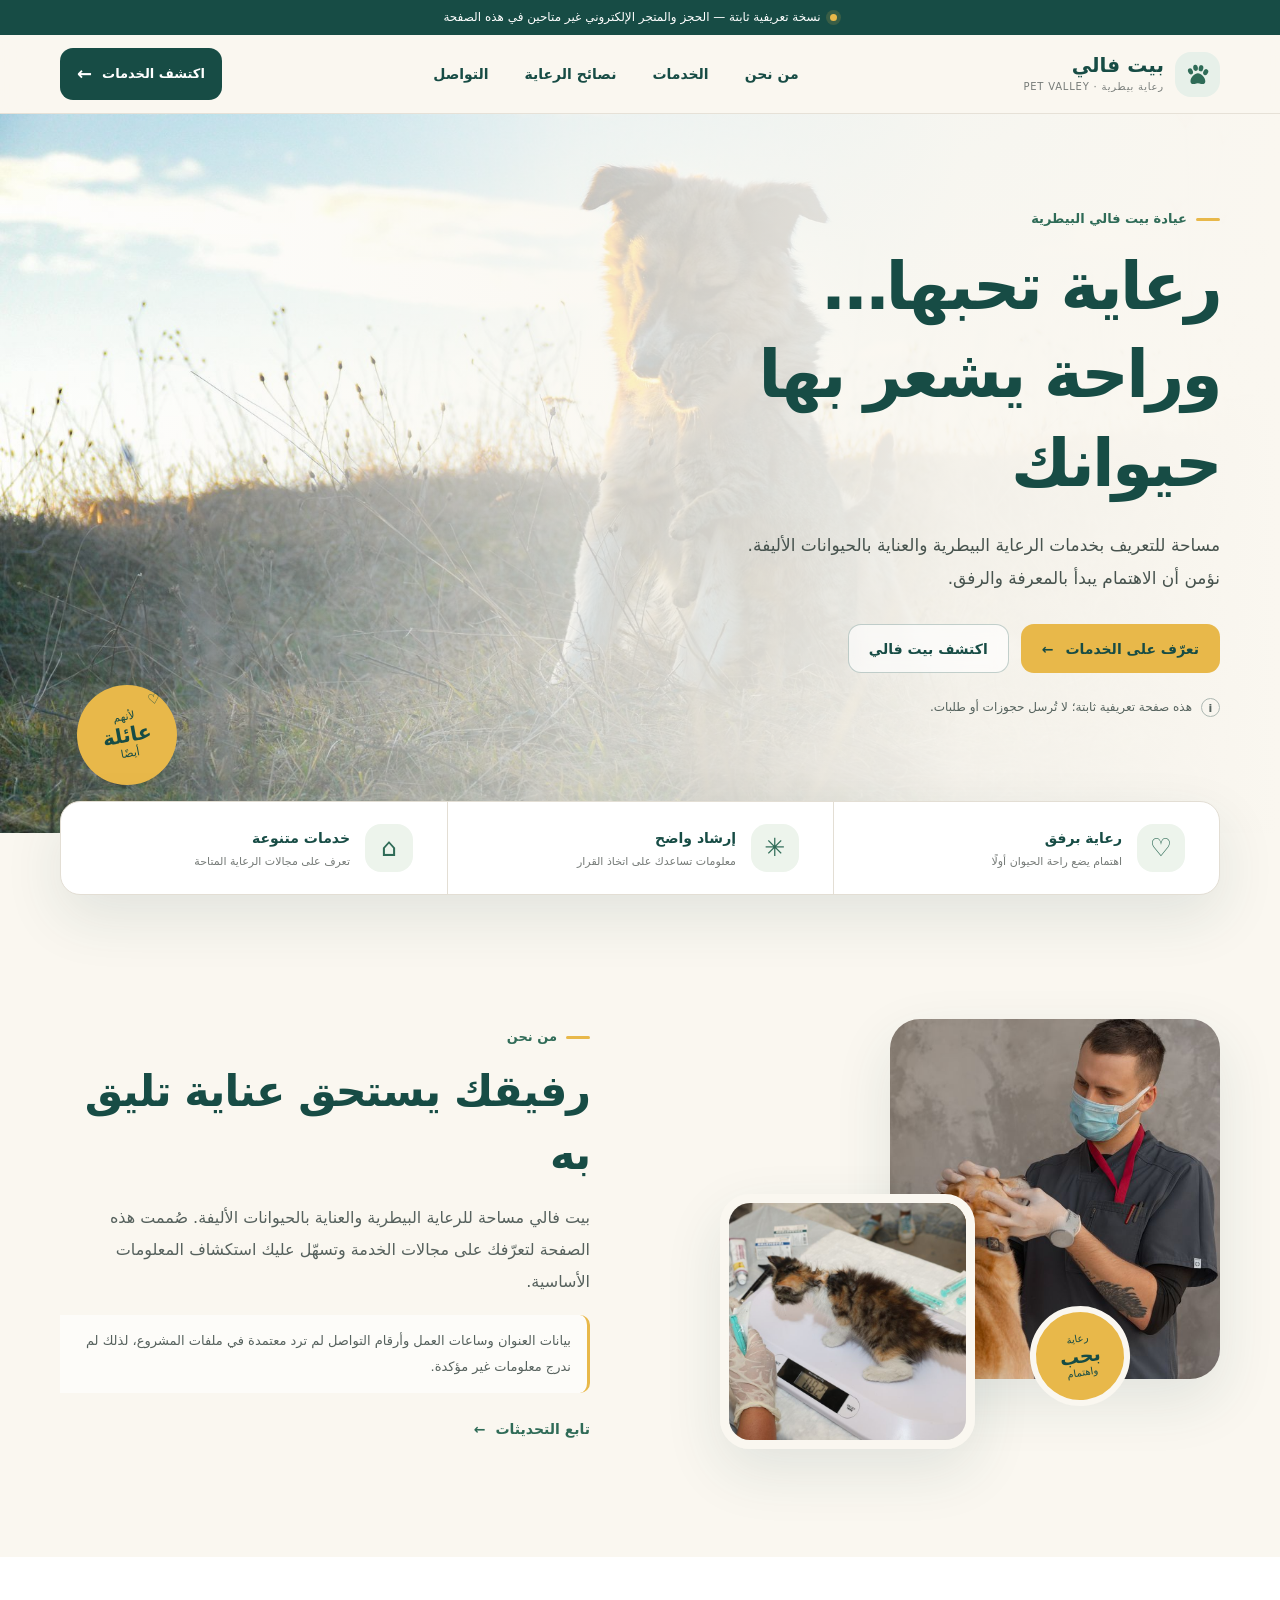
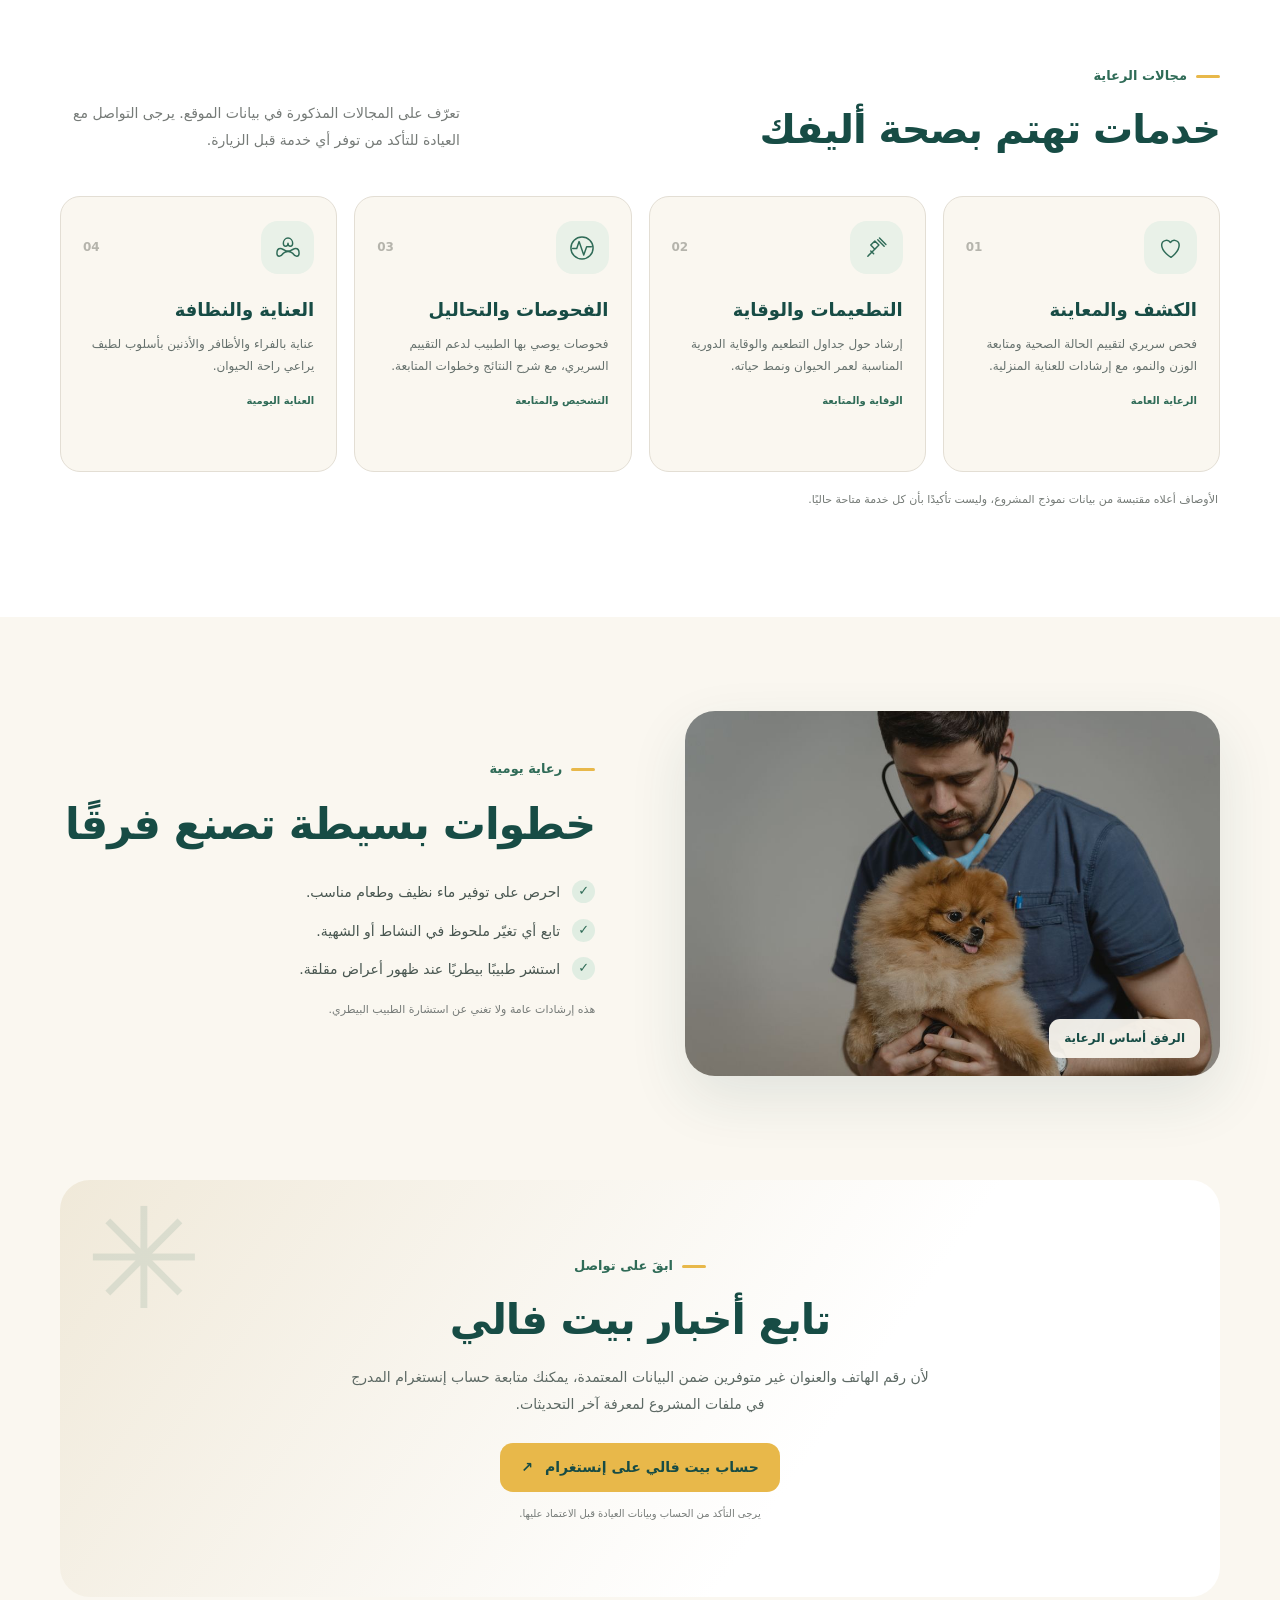
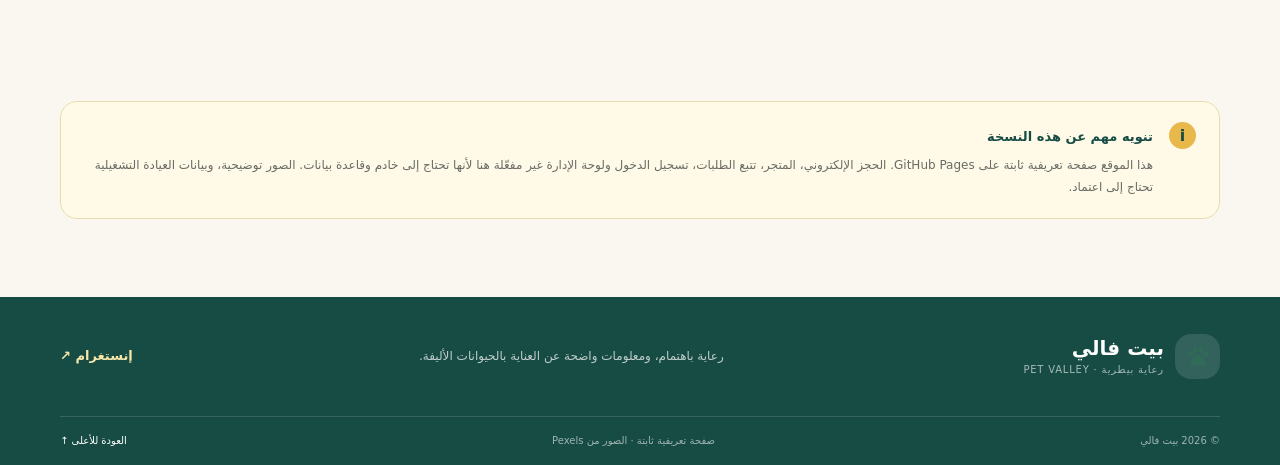
<file: index.html>
<!doctype html>
<html lang="ar" dir="rtl">
<head>
  <meta charset="utf-8">
  <meta name="viewport" content="width=device-width, initial-scale=1">
  <meta name="theme-color" content="#174c45">
  <meta name="description" content="بيت فالي — صفحة تعريفية للرعاية البيطرية والخدمات المقدمة للحيوانات الأليفة.">
  <title>بيت فالي | رعاية بيطرية باهتمام</title>
  <link rel="icon" href="assets/paw.svg" type="image/svg+xml">
  <link rel="stylesheet" href="styles.css">
  <script defer src="script.js"></script>
</head>
<body>
  <a class="skip-link" href="#main">تخطَّ إلى المحتوى</a>
  <div class="preview-bar"><span class="preview-dot" aria-hidden="true"></span> نسخة تعريفية ثابتة — الحجز والمتجر الإلكتروني غير متاحين في هذه الصفحة</div>
  <header class="site-header">
    <div class="shell nav-wrap">
      <a class="brand" href="#top" aria-label="بيت فالي — الرئيسية">
        <span class="brand-mark" aria-hidden="true"><img src="assets/paw.svg" alt=""></span>
        <span><strong>بيت فالي</strong><small>PET VALLEY · رعاية بيطرية</small></span>
      </a>
      <button class="menu-toggle" aria-expanded="false" aria-controls="main-nav" aria-label="فتح القائمة"><span></span><span></span><span></span></button>
      <nav id="main-nav" class="main-nav" aria-label="القائمة الرئيسية">
        <a href="#about">من نحن</a>
        <a href="#services">الخدمات</a>
        <a href="#care">نصائح الرعاية</a>
        <a href="#contact">التواصل</a>
      </nav>
      <a class="nav-cta" href="#services">اكتشف الخدمات <span aria-hidden="true">←</span></a>
    </div>
  </header>

  <main id="main">
    <section class="hero" id="top" aria-labelledby="hero-title">
      <div class="hero-photo" role="img" aria-label="كلب وقطة في أجواء خارجية هادئة"></div>
      <div class="hero-shade"></div>
      <div class="shell hero-content">
        <p class="eyebrow"><span></span> عيادة بيت فالي البيطرية</p>
        <h1 id="hero-title">رعاية تحبها…<br>وراحة يشعر بها حيوانك</h1>
        <p class="hero-copy">مساحة للتعريف بخدمات الرعاية البيطرية والعناية بالحيوانات الأليفة. نؤمن أن الاهتمام يبدأ بالمعرفة والرفق.</p>
        <div class="hero-actions">
          <a class="button button-primary" href="#services">تعرّف على الخدمات <span aria-hidden="true">←</span></a>
          <a class="button button-glass" href="#about">اكتشف بيت فالي</a>
        </div>
        <div class="hero-note"><span class="note-icon" aria-hidden="true">i</span><span>هذه صفحة تعريفية ثابتة؛ لا تُرسل حجوزات أو طلبات.</span></div>
      </div>
      <div class="hero-stamp" aria-hidden="true"><span>لأنهم</span><strong>عائلة</strong><span>أيضًا</span><b>♡</b></div>
    </section>

    <section class="trust shell" aria-label="قيم بيت فالي">
      <article class="trust-card"><span class="trust-icon">♡</span><div><strong>رعاية برفق</strong><small>اهتمام يضع راحة الحيوان أولًا</small></div></article>
      <article class="trust-card"><span class="trust-icon">✳</span><div><strong>إرشاد واضح</strong><small>معلومات تساعدك على اتخاذ القرار</small></div></article>
      <article class="trust-card"><span class="trust-icon">⌂</span><div><strong>خدمات متنوعة</strong><small>تعرف على مجالات الرعاية المتاحة</small></div></article>
    </section>

    <section class="section about shell" id="about" aria-labelledby="about-title">
      <div class="about-gallery">
        <img class="about-img about-img-main" src="assets/care-dog.jpg" alt="طبيب بيطري يعتني بكلب أثناء الفحص" loading="lazy">
        <img class="about-img about-img-small" src="assets/care-cat.jpg" alt="قطة في زيارة رعاية بيطرية" loading="lazy">
        <div class="round-seal"><span>رعاية</span><strong>بحب</strong><span>واهتمام</span></div>
      </div>
      <div class="about-copy">
        <p class="eyebrow"><span></span> من نحن</p>
        <h2 id="about-title">رفيقك يستحق عناية تليق به</h2>
        <p>بيت فالي مساحة للرعاية البيطرية والعناية بالحيوانات الأليفة. صُممت هذه الصفحة لتعرّفك على مجالات الخدمة وتسهّل عليك استكشاف المعلومات الأساسية.</p>
        <p class="muted-copy">بيانات العنوان وساعات العمل وأرقام التواصل لم ترد معتمدة في ملفات المشروع، لذلك لم ندرج معلومات غير مؤكدة.</p>
        <a class="text-link" href="#contact">تابع التحديثات <span aria-hidden="true">←</span></a>
      </div>
    </section>

    <section class="section services-section" id="services" aria-labelledby="services-title">
      <div class="shell">
        <div class="section-heading">
          <div><p class="eyebrow"><span></span> مجالات الرعاية</p><h2 id="services-title">خدمات تهتم بصحة أليفك</h2></div>
          <p>تعرّف على المجالات المذكورة في بيانات الموقع. يرجى التواصل مع العيادة للتأكد من توفر أي خدمة قبل الزيارة.</p>
        </div>
        <div class="service-grid">
          <article class="service-card">
            <div class="service-top"><span class="service-icon"><svg viewBox="0 0 48 48" aria-hidden="true"><path d="M24 40s-16-9.2-16-21a8.2 8.2 0 0 1 15-4.4A8.2 8.2 0 0 1 38 19c0 11.8-14 21-14 21Z"/></svg></span><span class="service-no">01</span></div>
            <h3>الكشف والمعاينة</h3><p>فحص سريري لتقييم الحالة الصحية ومتابعة الوزن والنمو، مع إرشادات للعناية المنزلية.</p><span class="service-label">الرعاية العامة</span>
          </article>
          <article class="service-card">
            <div class="service-top"><span class="service-icon"><svg viewBox="0 0 48 48" aria-hidden="true"><path d="m30 7 11 11M27 10l11 11M10 38l19-19m-7-7 7 7-7 7-7-7 7-7Zm-7 17 5 5m-9 3 7-7"/></svg></span><span class="service-no">02</span></div>
            <h3>التطعيمات والوقاية</h3><p>إرشاد حول جداول التطعيم والوقاية الدورية المناسبة لعمر الحيوان ونمط حياته.</p><span class="service-label">الوقاية والمتابعة</span>
          </article>
          <article class="service-card">
            <div class="service-top"><span class="service-icon"><svg viewBox="0 0 48 48" aria-hidden="true"><path d="M8 25h7l4-12 8 23 5-14h8"/><circle cx="24" cy="24" r="19"/></svg></span><span class="service-no">03</span></div>
            <h3>الفحوصات والتحاليل</h3><p>فحوصات يوصي بها الطبيب لدعم التقييم السريري، مع شرح النتائج وخطوات المتابعة.</p><span class="service-label">التشخيص والمتابعة</span>
          </article>
          <article class="service-card">
            <div class="service-top"><span class="service-icon"><svg viewBox="0 0 48 48" aria-hidden="true"><path d="M24 7c-4.5 0-8 4-8 9 0 3 1.7 5 4 5s4-2 4-5c0 3 1.7 5 4 5s4-2 4-5c0-5-3.5-9-8-9Zm-13 18c-4 0-6 3.7-6 8 0 3 1.6 5 4 5s5-2 7-5c2-2 5-3 8-3s6 1 8 3c2 3 4 5 7 5s4-2 4-5c0-4.3-2-8-6-8-3 0-5 2-8 3-2 1-4 1-5 1s-3 0-5-1c-3-1-5-3-8-3Z"/></svg></span><span class="service-no">04</span></div>
            <h3>العناية والنظافة</h3><p>عناية بالفراء والأظافر والأذنين بأسلوب لطيف يراعي راحة الحيوان.</p><span class="service-label">العناية اليومية</span>
          </article>
        </div>
        <p class="service-disclaimer">الأوصاف أعلاه مقتبسة من بيانات نموذج المشروع، وليست تأكيدًا بأن كل خدمة متاحة حاليًا.</p>
      </div>
    </section>

    <section class="care-band shell" id="care" aria-labelledby="care-title">
      <div class="care-image"><img src="assets/consultation.jpg" alt="طبيب بيطري يفحص حيوانًا أليفًا" loading="lazy"><span class="image-tag">الرفق أساس الرعاية</span></div>
      <div class="care-copy"><p class="eyebrow eyebrow-light"><span></span> رعاية يومية</p><h2 id="care-title">خطوات بسيطة تصنع فرقًا</h2><ul class="care-list"><li><span>✓</span> احرص على توفير ماء نظيف وطعام مناسب.</li><li><span>✓</span> تابع أي تغيّر ملحوظ في النشاط أو الشهية.</li><li><span>✓</span> استشر طبيبًا بيطريًا عند ظهور أعراض مقلقة.</li></ul><p class="care-footnote">هذه إرشادات عامة ولا تغني عن استشارة الطبيب البيطري.</p></div>
    </section>

    <section class="section contact-section" id="contact" aria-labelledby="contact-title">
      <div class="shell contact-card">
        <div class="contact-flower" aria-hidden="true">✳</div>
        <p class="eyebrow"><span></span> ابقَ على تواصل</p>
        <h2 id="contact-title">تابع أخبار بيت فالي</h2>
        <p>لأن رقم الهاتف والعنوان غير متوفرين ضمن البيانات المعتمدة، يمكنك متابعة حساب إنستغرام المدرج في ملفات المشروع لمعرفة آخر التحديثات.</p>
        <a class="button button-primary" href="https://instagram.com/pet.valley.clinic/" target="_blank" rel="noopener noreferrer">حساب بيت فالي على إنستغرام <span aria-hidden="true">↗</span></a>
        <div class="contact-caveat">يرجى التأكد من الحساب وبيانات العيادة قبل الاعتماد عليها.</div>
      </div>
    </section>

    <section class="closing-note shell" aria-label="تنويه حول النسخة الثابتة">
      <span class="closing-icon" aria-hidden="true">i</span>
      <div><strong>تنويه مهم عن هذه النسخة</strong><p>هذا الموقع صفحة تعريفية ثابتة على GitHub Pages. الحجز الإلكتروني، المتجر، تتبع الطلبات، تسجيل الدخول ولوحة الإدارة غير مفعّلة هنا لأنها تحتاج إلى خادم وقاعدة بيانات. الصور توضيحية، وبيانات العيادة التشغيلية تحتاج إلى اعتماد.</p></div>
    </section>
  </main>

  <footer class="site-footer">
    <div class="shell footer-main">
      <a class="brand brand-footer" href="#top"><span class="brand-mark" aria-hidden="true"><img src="assets/paw.svg" alt=""></span><span><strong>بيت فالي</strong><small>PET VALLEY · رعاية بيطرية</small></span></a>
      <p>رعاية باهتمام، ومعلومات واضحة عن العناية بالحيوانات الأليفة.</p>
      <a class="footer-social" href="https://instagram.com/pet.valley.clinic/" target="_blank" rel="noopener noreferrer">إنستغرام <span aria-hidden="true">↗</span></a>
    </div>
    <div class="shell footer-bottom"><span>© <span id="year">2026</span> بيت فالي</span><span>صفحة تعريفية ثابتة · الصور من Pexels</span><a href="#top">العودة للأعلى ↑</a></div>
  </footer>
</body>
</html>
</file>
<file: styles.css>
@charset "UTF-8";
:root{--deep:#174c45;--green:#2f6b57;--teal:#1599a8;--cream:#faf7f0;--beige:#e9dcc8;--yellow:#e8b84a;--pale:#f7e7a8;--ink:#263331;--muted:#767b78;--line:#e3ded4;--white:#fff;--shadow:0 22px 58px rgba(23,76,69,.11);--radius:24px;--font:system-ui,-apple-system,"Segoe UI",Tahoma,Arial,sans-serif}
*{box-sizing:border-box}html{scroll-behavior:smooth;scroll-padding-top:100px}body{margin:0;background:var(--cream);color:var(--ink);font-family:var(--font);line-height:1.75;overflow-x:hidden}a{color:inherit;text-decoration:none}img{display:block;max-width:100%}.shell{width:min(1160px,calc(100% - 44px));margin-inline:auto}.skip-link{position:absolute;top:-60px;right:16px;z-index:500;background:#fff;padding:10px 14px;border-radius:12px}.skip-link:focus{top:12px}.preview-bar{display:flex;align-items:center;justify-content:center;gap:9px;min-height:35px;padding:5px 16px;background:var(--deep);color:#fff;font-size:12px;text-align:center}.preview-dot{width:7px;height:7px;border-radius:50%;background:var(--yellow);box-shadow:0 0 0 4px rgba(232,184,74,.16)}
.site-header{position:sticky;top:0;z-index:100;background:rgba(250,247,240,.94);border-bottom:1px solid rgba(227,222,212,.85);backdrop-filter:blur(14px)}.nav-wrap{display:flex;align-items:center;justify-content:space-between;min-height:78px;gap:24px}.brand{display:flex;align-items:center;gap:11px;min-width:210px;color:var(--deep)}.brand-mark{display:grid;place-items:center;width:45px;height:45px;border-radius:16px;background:#e7f0e9}.brand-mark img{width:25px;height:25px}.brand strong{display:block;font-size:20px;line-height:1.25}.brand small{display:block;color:var(--muted);font-size:10px;letter-spacing:.08em;direction:ltr;text-align:right}.main-nav{display:flex;align-items:center;gap:clamp(16px,3vw,36px)}.main-nav a{font-size:14px;font-weight:650;color:var(--deep);transition:color .2s}.main-nav a:hover,.footer-social:hover{color:var(--teal)}.nav-cta{display:flex;align-items:center;gap:10px;padding:10px 17px;border-radius:13px;background:var(--deep);color:#fff;font-size:13px;font-weight:700;transition:transform .2s,background .2s}.nav-cta:hover{background:var(--green);transform:translateY(-2px)}.nav-cta span{font-size:18px}.menu-toggle{display:none}
.hero{position:relative;isolation:isolate;display:flex;align-items:center;min-height:min(690px,78vw);overflow:hidden;background:#eae4d6}.hero-photo,.hero-shade{position:absolute;inset:0;z-index:-1}.hero-photo{background-image:url("assets/hero.jpg");background-position:center 46%;background-size:cover;animation:slow-zoom 24s ease-in-out infinite alternate}.hero-shade{background:linear-gradient(90deg,rgba(250,247,240,.12) 0%,rgba(250,247,240,.77) 44%,rgba(250,247,240,.97) 75%,var(--cream) 100%)}.hero-content{padding-block:94px 115px}.eyebrow{display:flex;align-items:center;gap:9px;color:var(--green);font-weight:750;font-size:13px;margin:0 0 12px}.eyebrow>span{display:block;width:24px;height:3px;border-radius:5px;background:var(--yellow)}.hero h1{margin:0;max-width:620px;color:var(--deep);font-size:clamp(38px,6vw,66px);line-height:1.34;letter-spacing:-.04em}.hero-copy{max-width:495px;margin:21px 0 0;color:#47534e;font-size:17px;line-height:1.95}.hero-actions{display:flex;flex-wrap:wrap;gap:12px;margin-top:29px}.button{display:inline-flex;align-items:center;justify-content:center;gap:12px;min-height:49px;padding:11px 20px;border:1px solid transparent;border-radius:13px;font-size:14px;font-weight:750;transition:transform .2s,background .2s,box-shadow .2s}.button:hover{transform:translateY(-2px);box-shadow:0 9px 22px rgba(23,76,69,.12)}.button-primary{background:var(--yellow);color:var(--deep)}.button-primary:hover{background:#f0c967}.button-glass{border-color:rgba(23,76,69,.25);background:rgba(255,255,255,.64);color:var(--deep);backdrop-filter:blur(8px)}.button-glass:hover{background:#fff}.hero-note{display:flex;align-items:center;gap:9px;margin-top:24px;color:#56635e;font-size:12px}.note-icon{display:grid;place-items:center;width:19px;height:19px;border:1px solid #aeb9b3;border-radius:50%;font-weight:800;font-size:11px}.hero-stamp{position:absolute;left:max(6vw,calc((100vw - 1160px)/2));bottom:48px;display:flex;flex-direction:column;align-items:center;justify-content:center;width:100px;height:100px;border-radius:50%;transform:rotate(-10deg);background:var(--yellow);color:var(--deep);box-shadow:0 12px 34px rgba(23,76,69,.13);line-height:1.2}.hero-stamp span{font-size:11px}.hero-stamp strong{font-size:20px}.hero-stamp b{position:absolute;right:11px;top:11px;font-size:14px}
.trust{position:relative;z-index:2;display:grid;grid-template-columns:repeat(3,1fr);margin-top:-32px;overflow:hidden;border:1px solid var(--line);border-radius:20px;background:#fff;box-shadow:var(--shadow)}.trust-card{display:flex;align-items:center;gap:15px;padding:22px clamp(15px,3vw,34px);border-left:1px solid var(--line)}.trust-card:last-child{border:0}.trust-icon{display:grid;place-items:center;flex:0 0 48px;height:48px;border-radius:16px;background:#edf4ec;color:var(--green);font-size:25px}.trust-card strong,.trust-card small{display:block}.trust-card strong{font-size:14px;color:var(--deep)}.trust-card small{margin-top:3px;color:var(--muted);font-size:11px;line-height:1.5}
.section{padding-block:108px}.about{display:grid;grid-template-columns:1fr 1fr;align-items:center;gap:clamp(40px,8vw,100px);padding-top:124px}.about-gallery{position:relative;min-height:430px;max-width:500px}.about-img{position:absolute;object-fit:cover;border-radius:30px;box-shadow:var(--shadow)}.about-img-main{top:0;right:0;width:66%;height:360px}.about-img-small{bottom:0;left:0;width:51%;height:255px;border:9px solid var(--cream)}.round-seal{position:absolute;right:18%;bottom:43px;display:flex;flex-direction:column;align-items:center;justify-content:center;width:100px;height:100px;border:6px solid var(--cream);border-radius:50%;background:var(--yellow);color:var(--deep);line-height:1.2;transform:rotate(-9deg)}.round-seal span{font-size:10px}.round-seal strong{font-size:19px}.about-copy h2,.section-heading h2,.care-copy h2,.contact-card h2{margin:0;color:var(--deep);font-size:clamp(30px,4vw,43px);line-height:1.45;letter-spacing:-.025em}.about-copy>p:not(.eyebrow){margin:17px 0;color:#56615d;line-height:2}.muted-copy{padding:13px 16px;border-right:3px solid var(--yellow);border-radius:0 10px 10px 0;background:rgba(255,255,255,.65);font-size:13px}.text-link{display:inline-flex;align-items:center;gap:10px;margin-top:7px;color:var(--green);font-size:14px;font-weight:800}.text-link span{transition:transform .2s}.text-link:hover span{transform:translateX(-4px)}
.services-section{background:#fff}.section-heading{display:flex;align-items:end;justify-content:space-between;gap:35px;margin-bottom:38px}.section-heading h2{font-size:clamp(29px,4vw,40px)}.section-heading>p{max-width:400px;margin:0 0 5px;color:var(--muted);font-size:14px;line-height:1.9}.service-grid{display:grid;grid-template-columns:repeat(4,1fr);gap:17px}.service-card{min-height:276px;padding:24px 22px;border:1px solid var(--line);border-radius:20px;background:var(--cream);transition:transform .25s,border-color .25s,box-shadow .25s}.service-card:hover{transform:translateY(-5px);border-color:#c7d8ca;box-shadow:0 16px 34px rgba(23,76,69,.08)}.service-top{display:flex;align-items:center;justify-content:space-between}.service-icon{display:grid;place-items:center;width:53px;height:53px;border-radius:17px;background:#e9f1e8;color:var(--green)}.service-icon svg{width:28px;height:28px;fill:none;stroke:currentColor;stroke-width:2.5;stroke-linecap:round;stroke-linejoin:round}.service-no{color:#b5b4ac;font-size:12px;font-weight:800;direction:ltr}.service-card h3{margin:20px 0 7px;color:var(--deep);font-size:18px}.service-card p{margin:0;color:#66716d;font-size:12px;line-height:1.85}.service-label{display:inline-block;margin-top:15px;color:var(--green);font-size:10px;font-weight:750}.service-disclaimer{margin:18px 2px 0;color:#747a76;font-size:11px}
.care-band{display:grid;grid-template-columns:1fr 1fr;align-items:center;gap:clamp(35px,7vw,90px);padding-block:94px}.care-image{position:relative}.care-image img{width:100%;height:365px;object-fit:cover;border-radius:30px;box-shadow:var(--shadow)}.image-tag{position:absolute;right:20px;bottom:18px;padding:9px 15px;border-radius:11px;background:rgba(250,247,240,.94);color:var(--deep);font-size:12px;font-weight:750}.care-copy{padding:15px 0}.care-list{display:grid;gap:14px;margin:25px 0 18px;padding:0;list-style:none}.care-list li{display:flex;align-items:flex-start;gap:12px;color:#485650;font-size:14px}.care-list li span{display:grid;place-items:center;flex:0 0 23px;height:23px;border-radius:50%;background:#e0ede2;color:var(--green);font-size:13px;font-weight:800}.care-footnote{color:var(--muted);font-size:11px}.contact-section{padding:10px 0 104px}.contact-card{position:relative;overflow:hidden;padding:clamp(35px,7vw,75px);border-radius:30px;background:linear-gradient(125deg,#f0e9d9 0%,#fff 65%);text-align:center}.contact-card .eyebrow{justify-content:center}.contact-card h2{font-size:clamp(30px,4vw,42px)}.contact-card>p:not(.eyebrow){max-width:590px;margin:13px auto 24px;color:#5d6964;font-size:14px;line-height:1.95}.contact-flower{position:absolute;left:25px;top:10px;color:rgba(47,107,87,.12);font-size:140px;line-height:1}.contact-caveat{margin-top:13px;color:var(--muted);font-size:10px}.closing-note{display:flex;align-items:flex-start;gap:16px;margin-bottom:78px;padding:20px 23px;border:1px solid #eadcae;border-radius:17px;background:#fff9e7}.closing-icon{display:grid;place-items:center;flex:0 0 27px;height:27px;border-radius:50%;background:var(--yellow);color:var(--deep);font-weight:900}.closing-note strong{color:var(--deep);font-size:13px}.closing-note p{margin:5px 0 0;color:#686c65;font-size:12px;line-height:1.8}
.site-footer{background:var(--deep);color:#fff}.footer-main{display:flex;align-items:center;justify-content:space-between;gap:25px;padding-block:37px}.brand-footer{color:#fff}.brand-footer .brand-mark{background:rgba(255,255,255,.12)}.brand-footer small{color:rgba(255,255,255,.62)}.footer-main>p{max-width:360px;margin:0;color:rgba(255,255,255,.72);font-size:12px}.footer-social{color:var(--pale);font-size:13px;font-weight:700}.footer-bottom{display:flex;align-items:center;justify-content:space-between;gap:16px;padding-block:15px;border-top:1px solid rgba(255,255,255,.14);color:rgba(255,255,255,.58);font-size:10px}.footer-bottom a{color:#fff}
@keyframes slow-zoom{from{transform:scale(1)}to{transform:scale(1.055)}}
@media(max-width:900px){.main-nav{gap:18px}.nav-wrap{gap:14px}.brand{min-width:auto}.brand strong{font-size:18px}.nav-cta{padding:9px 12px;font-size:12px}.service-grid{grid-template-columns:repeat(2,1fr)}.section-heading{align-items:start;flex-direction:column;gap:12px}.section-heading>p{max-width:620px}.hero{min-height:650px}.hero-shade{background:linear-gradient(90deg,rgba(250,247,240,.22),rgba(250,247,240,.88) 47%,rgba(250,247,240,.98) 100%)}}
@media(max-width:660px){.shell{width:min(100% - 32px,520px)}.preview-bar{font-size:10px}.nav-wrap{min-height:68px}.brand-mark{width:40px;height:40px;border-radius:14px}.brand strong{font-size:17px}.brand small{font-size:9px}.nav-cta{display:none}.menu-toggle{display:flex;flex-direction:column;justify-content:center;gap:5px;width:43px;height:43px;border:1px solid var(--line);border-radius:13px;background:#fff;cursor:pointer}.menu-toggle span{width:18px;height:2px;margin-inline:auto;border-radius:3px;background:var(--deep);transition:transform .2s}.menu-toggle[aria-expanded=true] span:first-child{transform:translateY(7px) rotate(45deg)}.menu-toggle[aria-expanded=true] span:nth-child(2){opacity:0}.menu-toggle[aria-expanded=true] span:last-child{transform:translateY(-7px) rotate(-45deg)}.main-nav{position:absolute;top:calc(100% + 1px);right:0;left:0;display:none;flex-direction:column;align-items:stretch;gap:0;padding:8px 16px 16px;border-bottom:1px solid var(--line);background:var(--cream);box-shadow:0 15px 22px rgba(23,76,69,.09)}.main-nav.is-open{display:flex}.main-nav a{padding:12px 10px;border-bottom:1px solid rgba(227,222,212,.72);font-size:14px}.main-nav a:last-child{border-bottom:0}.hero{min-height:645px;align-items:end}.hero-photo{background-position:43% center}.hero-shade{background:linear-gradient(0deg,var(--cream) 0%,rgba(250,247,240,.96) 16%,rgba(250,247,240,.71) 55%,rgba(250,247,240,.13) 100%)}.hero-content{padding-block:265px 55px}.hero h1{font-size:clamp(36px,10vw,50px)}.hero-copy{margin-top:14px;font-size:15px}.hero-actions{margin-top:21px}.button{min-height:45px;padding:9px 15px;font-size:12px}.hero-note{font-size:10px}.hero-stamp{top:190px;left:22px;bottom:auto;width:78px;height:78px}.hero-stamp span{font-size:9px}.hero-stamp strong{font-size:16px}.trust{grid-template-columns:1fr;margin-top:-15px;border-radius:17px}.trust-card{padding:14px 18px;border-left:0;border-bottom:1px solid var(--line)}.trust-card:last-child{border-bottom:0}.trust-icon{flex-basis:40px;height:40px;border-radius:13px;font-size:20px}.section{padding-block:75px}.about{grid-template-columns:1fr;gap:35px;padding-top:78px}.about-gallery{min-height:350px;width:100%;max-width:460px;margin:auto}.about-img-main{height:300px;width:68%}.about-img-small{height:205px;width:52%}.round-seal{width:83px;height:83px;right:19%;bottom:38px}.round-seal strong{font-size:16px}.about-copy h2,.section-heading h2,.care-copy h2{font-size:31px}.about-copy>p:not(.eyebrow){font-size:14px}.services-section{padding-block:76px}.section-heading{margin-bottom:25px}.service-grid{gap:11px}.service-card{min-height:260px;padding:17px 15px;border-radius:16px}.service-icon{width:44px;height:44px;border-radius:14px}.service-icon svg{width:24px;height:24px}.service-card h3{margin-top:15px;font-size:15px}.service-card p{font-size:11px}.service-label{font-size:9px}.care-band{grid-template-columns:1fr;gap:28px;padding-block:76px}.care-image img{height:280px;border-radius:22px}.care-copy{padding:0}.care-list{gap:11px}.care-list li{font-size:13px}.contact-section{padding-bottom:70px}.contact-card{padding:39px 22px;border-radius:22px}.contact-card>p:not(.eyebrow){font-size:12px}.contact-flower{left:5px;top:0;font-size:96px}.closing-note{margin-bottom:54px;padding:16px;gap:11px}.closing-note p{font-size:10px}.footer-main{align-items:flex-start;flex-wrap:wrap;padding-block:28px}.footer-main>p{order:3;width:100%;max-width:none}.footer-bottom{flex-wrap:wrap;justify-content:center;text-align:center}.footer-bottom>*{flex:0 0 auto}}
@media(prefers-reduced-motion:reduce){*,*::before,*::after{scroll-behavior:auto!important;animation-duration:.01ms!important;animation-iteration-count:1!important;transition-duration:.01ms!important}}
</file>
